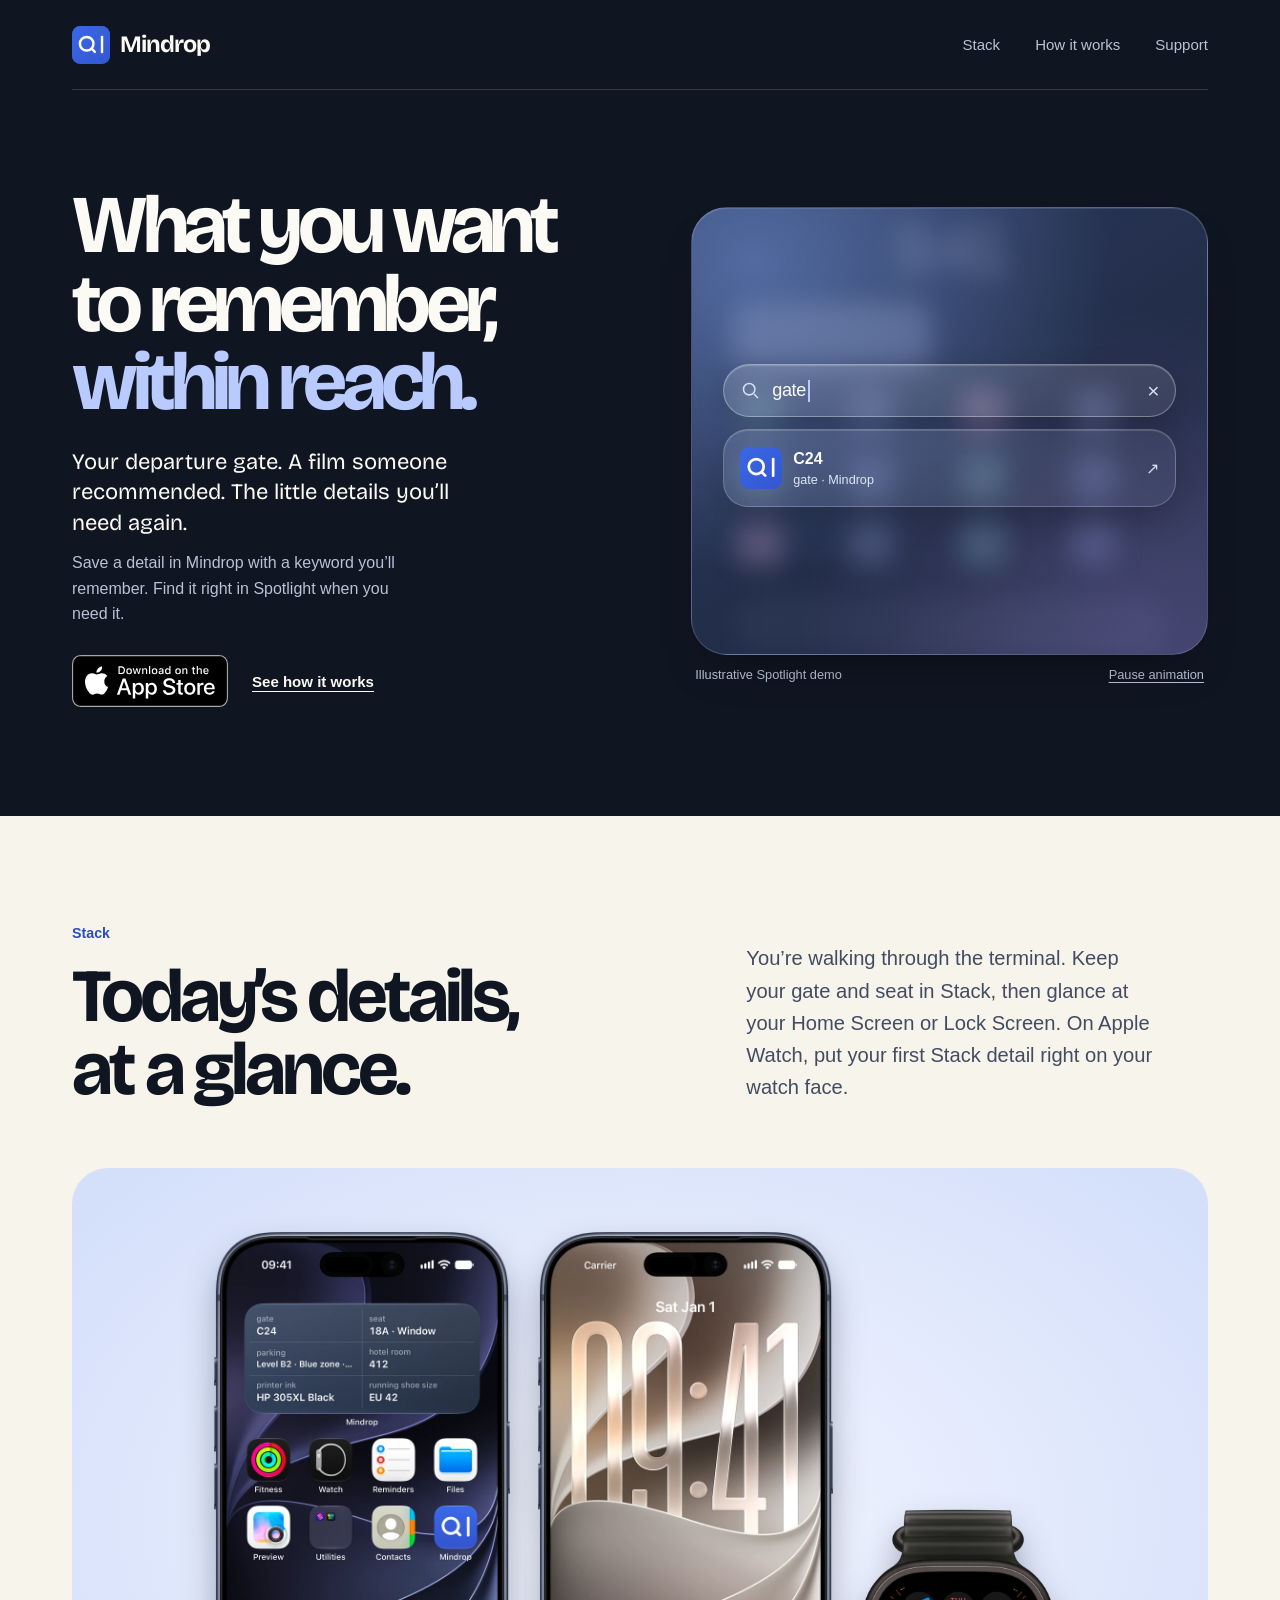
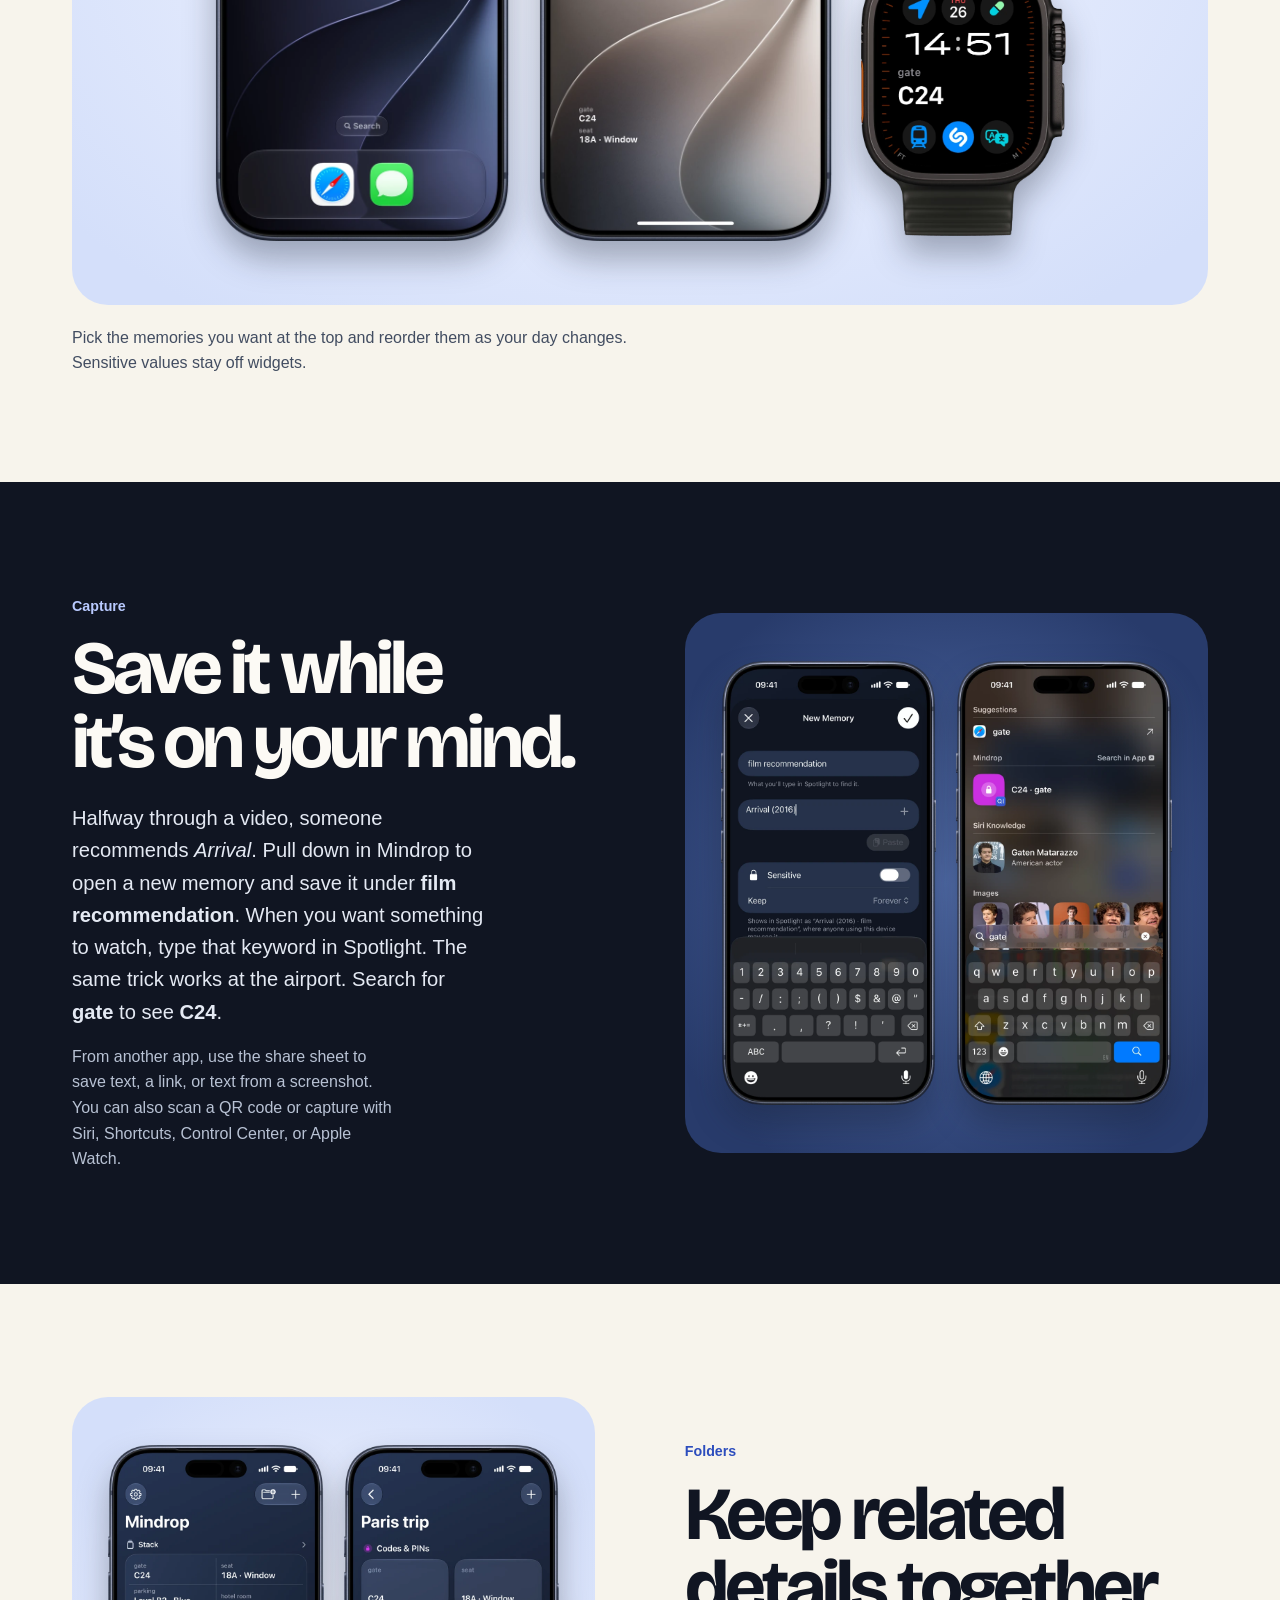
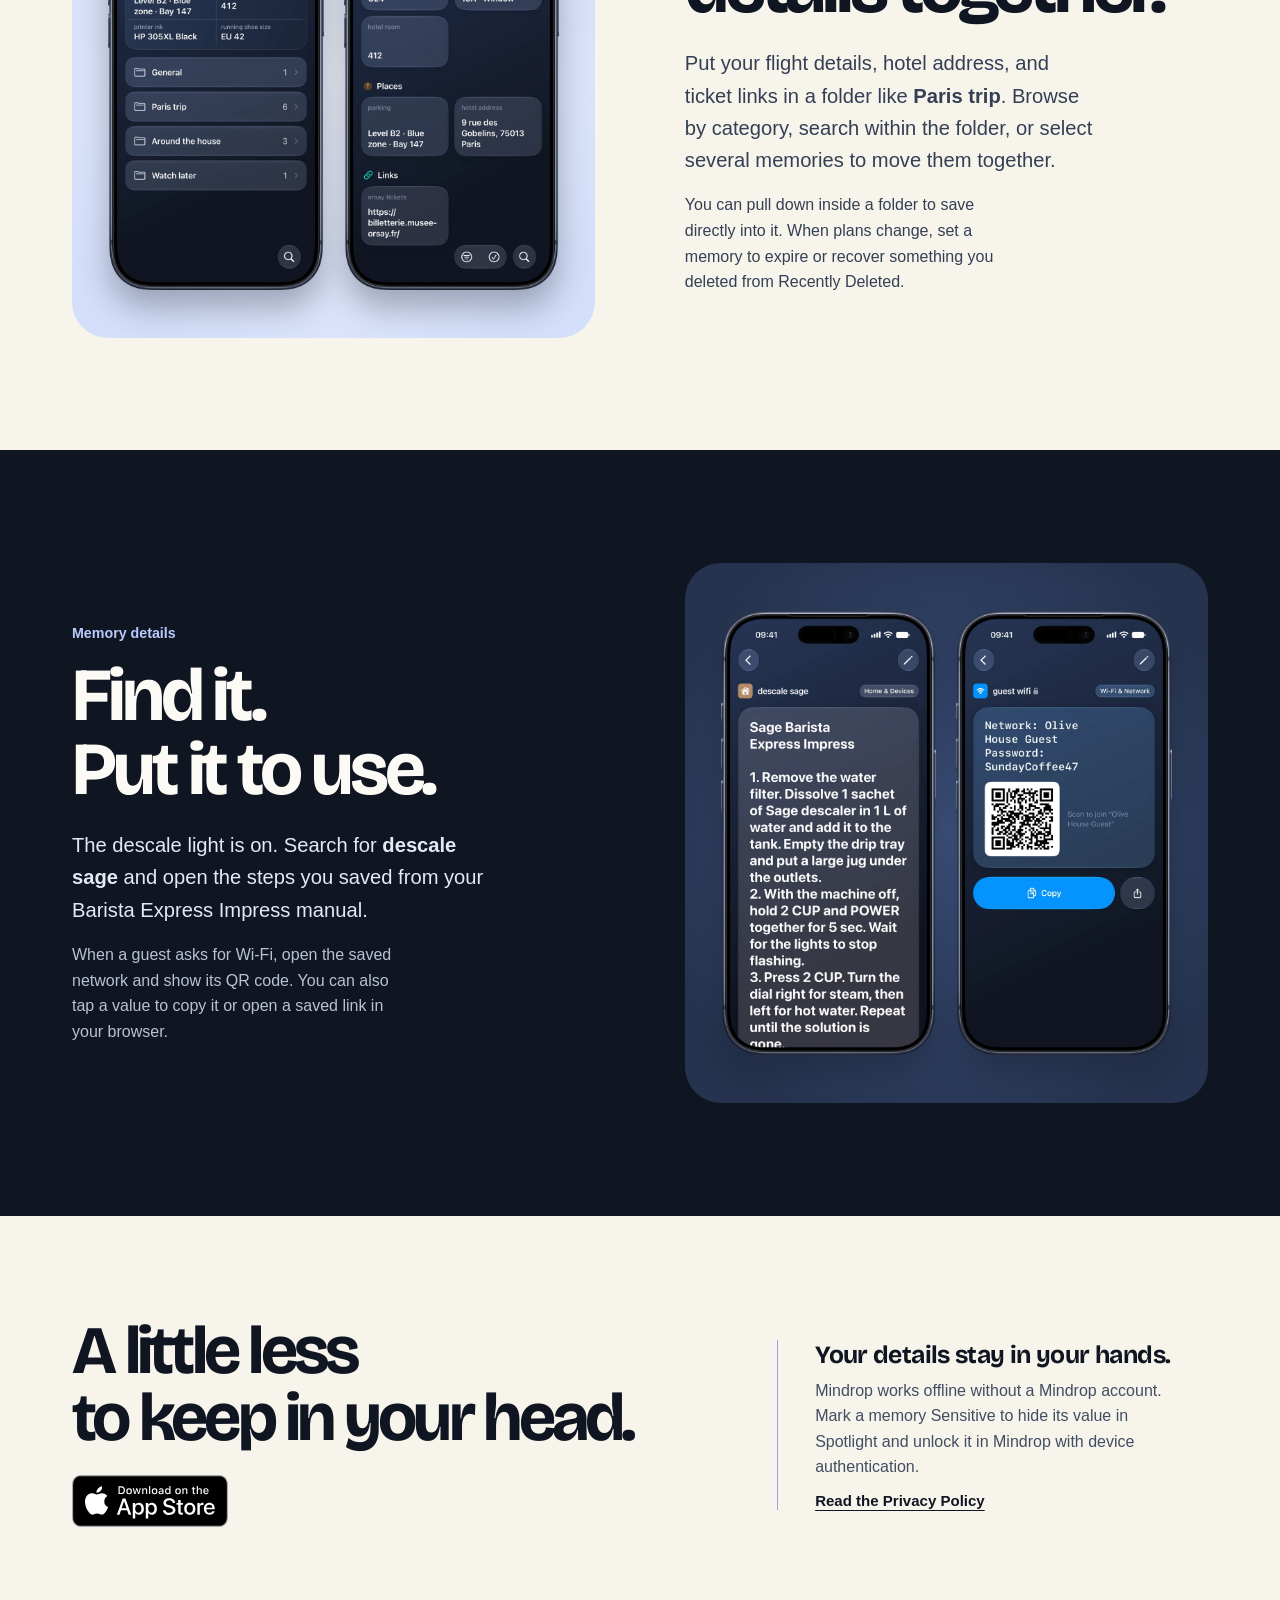
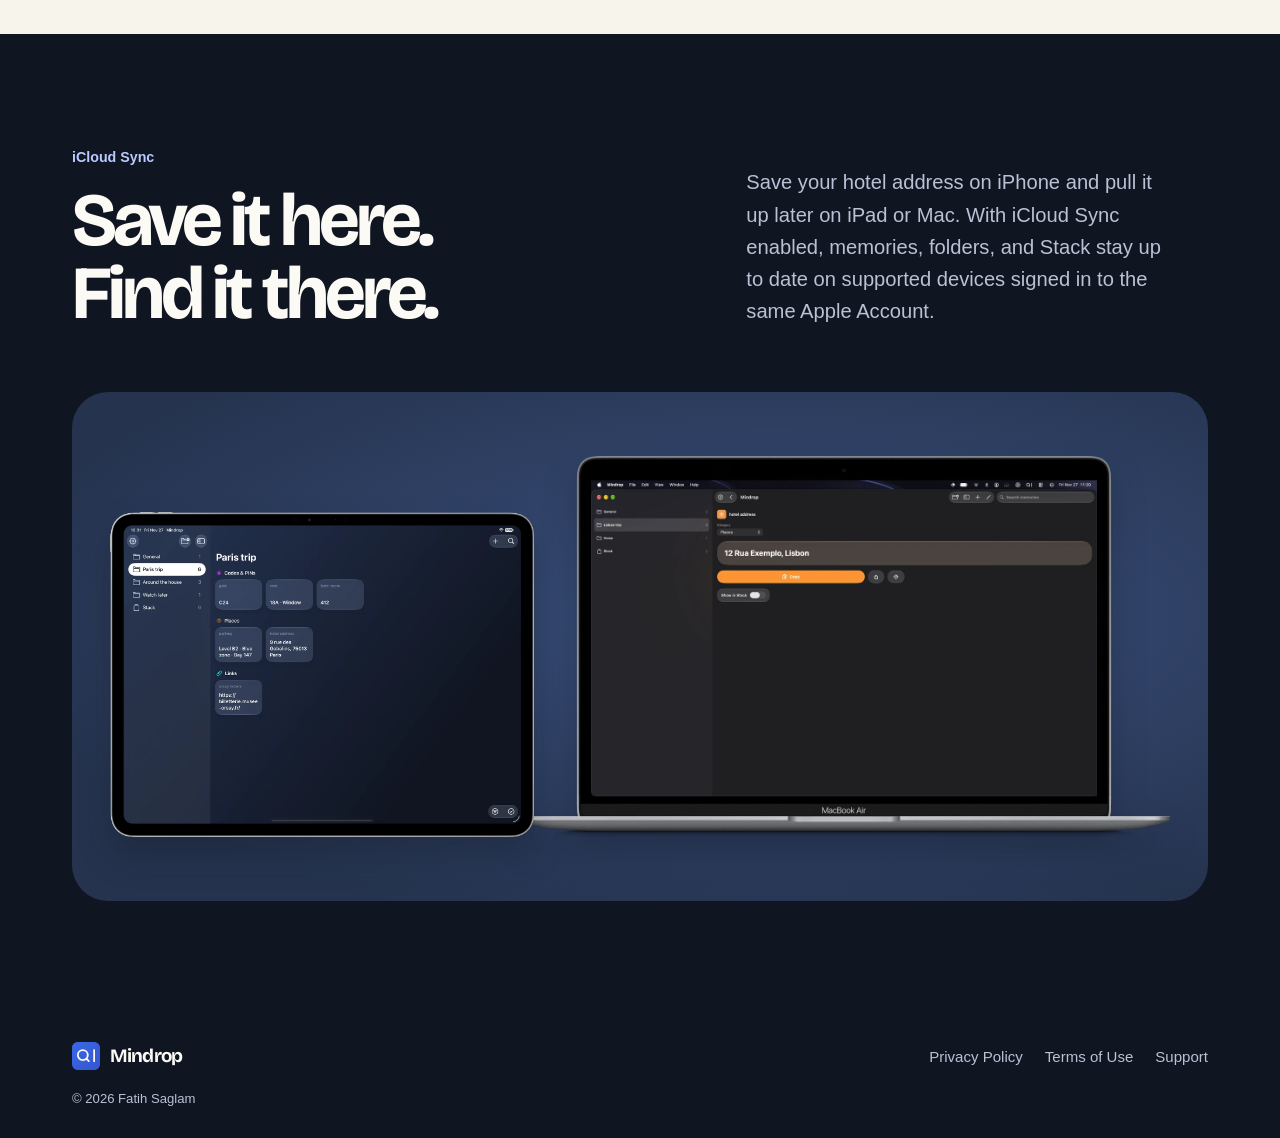
<file: docs/index.html>
<!doctype html>
<html lang="en">
<head>
  <meta charset="utf-8">
  <meta name="viewport" content="width=device-width, initial-scale=1">
  <meta name="theme-color" content="#101522">
  <title>Mindrop — What you want to remember, within reach.</title>
  <meta name="description" content="Save the details you’ll need again. Find them in Spotlight, organize them in folders, and keep the ones you need today in Stack.">
  <meta property="og:title" content="Mindrop — What you want to remember, within reach.">
  <meta property="og:description" content="The little details you’ll need again, a Spotlight search or a glance away.">
  <meta property="og:type" content="website">
  <link rel="icon" type="image/svg+xml" href="assets/brand-icon.svg">
  <link rel="stylesheet" href="assets/site.css?v=10">
  <script src="assets/demo.js?v=2" defer></script>
</head>
<body class="home-page">
<a class="skip" href="#main">Skip to content</a>
<header class="site-header shell">
  <a class="brand" href="./"><img src="assets/brand-icon.svg" width="38" height="38" alt="">Mindrop</a>
  <nav aria-label="Main navigation">
    <a href="#stack">Stack</a>
    <a href="#how-it-works">How it works</a>
    <a href="support.html">Support</a>
  </nav>
</header>

<main id="main">
  <section class="hero shell" aria-labelledby="hero-title">
    <div class="hero-copy">
      <h1 id="hero-title">What you want to remember,<br><span>within reach.</span></h1>
      <p class="intro">Your departure gate. A film someone recommended. The little details you’ll need again.</p>
      <p class="hero-detail">Save a detail in Mindrop with a keyword you’ll remember. Find it right in Spotlight when you need it.</p>
      <div class="hero-actions">
        <a class="app-store-badge" href="https://apps.apple.com/tr/app/mindrop-spotlight-lookup/id6830335852"><img src="assets/app-store-badge.svg" width="156" height="52" alt="Download Mindrop on the App Store"></a>
        <a class="text-link" href="#how-it-works">See how it works</a>
      </div>
    </div>
    <div class="demo-wrap">
      <div class="demo-stage" role="img" aria-label="Illustrative Spotlight search: searching gate shows C24, saved in Mindrop.">
        <div class="blurred-home" aria-hidden="true"><div class="blur-clock">9:41</div><div class="ghost-widget"></div><div class="ghost-apps"><i></i><i></i><i></i><i></i><i></i><i></i><i></i><i></i><i></i><i></i><i></i><i></i></div><div class="ghost-dock"></div></div>
        <div class="spotlight" aria-hidden="true">
          <div class="search-bar"><svg viewBox="0 0 24 24" fill="none" stroke="currentColor" stroke-width="1.8"><circle cx="10.5" cy="10.5" r="6.5"/><path d="m16 16 4.5 4.5"/></svg><span id="demo-keyword">gate</span><span class="cursor"></span><span class="search-dismiss">×</span></div>
          <div class="search-result" id="demo-result"><img class="result-icon" src="assets/brand-icon.svg" width="42" height="42" alt=""><div><p id="demo-value">C24</p><p class="result-meta"><span id="demo-label">gate</span> · Mindrop</p></div><span class="result-arrow">↗</span></div>
        </div>
      </div>
      <div class="demo-caption"><p>Illustrative Spotlight demo</p><button id="demo-pause" type="button" hidden>Pause animation</button></div>
    </div>
  </section>

  <section class="stack paper" id="stack" aria-labelledby="stack-title">
    <div class="shell">
      <div class="section-heading">
        <div>
          <p class="eyebrow">Stack</p>
          <h2 id="stack-title">Today’s details,<br>at a glance.</h2>
        </div>
        <p>You’re walking through the terminal. Keep your gate and seat in Stack, then glance at your Home Screen or Lock Screen. On Apple Watch, put your first Stack detail right on your watch face.</p>
      </div>
      <div class="device-stage stack-stage">
        <figure class="stack-home">
          <img src="assets/devices/iphone-home-screen-stack-widget.webp" width="620" height="1278" alt="iPhone Home Screen Stack widget showing gate C24, seat 18A, and four other saved details." loading="lazy" decoding="async">
        </figure>
        <figure class="stack-lock">
          <img src="assets/devices/iphone-lock-screen-stack-widget.webp" width="620" height="1278" alt="iPhone Lock Screen Stack widget showing gate C24 and seat 18A." loading="lazy" decoding="async">
        </figure>
        <figure class="stack-watch">
          <img src="assets/devices/watch-face-stack-complication.webp" width="562" height="925" alt="Apple Watch face with the Mindrop complication showing gate C24." loading="lazy" decoding="async">
        </figure>
      </div>
      <p class="stack-note">Pick the memories you want at the top and reorder them as your day changes. Sensitive values stay off widgets.</p>
    </div>
  </section>

  <section class="capture shell" id="how-it-works" aria-labelledby="capture-title">
    <div class="chapter-copy">
      <p class="eyebrow">Capture</p>
      <h2 id="capture-title">Save it while<br>it’s on your mind.</h2>
      <p>Halfway through a video, someone recommends <em>Arrival</em>. Pull down in Mindrop to open a new memory and save it under <strong>film recommendation</strong>. When you want something to watch, type that keyword in Spotlight. The same trick works at the airport. Search for <strong>gate</strong> to see <strong>C24</strong>.</p>
      <p class="secondary">From another app, use the share sheet to save text, a link, or text from a screenshot. You can also scan a QR code or capture with Siri, Shortcuts, Control Center, or Apple Watch.</p>
    </div>
    <div class="device-stage device-pair capture-art">
      <figure>
        <img src="assets/devices/iphone-new-memory-arrival.webp" width="620" height="1278" alt="Mindrop’s New Memory form with film recommendation and Arrival (2016) entered." loading="lazy" decoding="async">
      </figure>
      <figure>
        <img src="assets/devices/iphone-spotlight-gate-result.webp" width="620" height="1278" alt="iPhone Spotlight results for gate, showing C24 in the Mindrop result." loading="lazy" decoding="async">
      </figure>
    </div>
  </section>

  <section class="library paper" id="library" aria-labelledby="library-title">
    <div class="shell chapter">
      <div class="device-stage device-pair library-art">
        <figure>
          <img src="assets/devices/iphone-library-stack-preview.webp" width="620" height="1278" alt="Mindrop’s library with a Stack preview and four folders, including Paris trip." loading="lazy" decoding="async">
        </figure>
        <figure>
          <img src="assets/devices/iphone-paris-trip-folder.webp" width="620" height="1278" alt="Paris trip folder with flight details, the hotel address, and a museum ticket link grouped by category." loading="lazy" decoding="async">
        </figure>
      </div>
      <div class="chapter-copy">
        <p class="eyebrow">Folders</p>
        <h2 id="library-title">Keep related<br>details together.</h2>
        <p>Put your flight details, hotel address, and ticket links in a folder like <strong>Paris trip</strong>. Browse by category, search within the folder, or select several memories to move them together.</p>
        <p class="secondary">You can pull down inside a folder to save directly into it. When plans change, set a memory to expire or recover something you deleted from Recently Deleted.</p>
      </div>
    </div>
  </section>

  <section class="use shell chapter" aria-labelledby="use-title">
    <div class="chapter-copy">
      <p class="eyebrow">Memory details</p>
      <h2 id="use-title">Find it.<br>Put it to use.</h2>
      <p>The descale light is on. Search for <strong>descale sage</strong> and open the steps you saved from your Barista Express Impress manual.</p>
      <p class="secondary">When a guest asks for Wi-Fi, open the saved network and show its QR code. You can also tap a value to copy it or open a saved link in your browser.</p>
    </div>
    <div class="device-stage device-pair detail-art">
      <figure>
        <img src="assets/devices/iphone-descale-sage-detail.webp" width="620" height="1278" alt="Saved descaling instructions for the Sage Barista Express Impress." loading="lazy" decoding="async">
      </figure>
      <figure>
        <img src="assets/devices/iphone-guest-wifi-qr.webp" width="620" height="1278" alt="Unlocked guest Wi-Fi memory with a QR code for joining the example network." loading="lazy" decoding="async">
      </figure>
    </div>
  </section>

  <section class="closing paper" aria-labelledby="closing-title">
    <div class="shell closing-inner">
      <div>
        <h2 id="closing-title">A little less<br>to keep in your head.</h2>
        <a class="app-store-badge" href="https://apps.apple.com/tr/app/mindrop-spotlight-lookup/id6830335852"><img src="assets/app-store-badge.svg" width="156" height="52" alt="Download Mindrop on the App Store"></a>
      </div>
      <div class="privacy-copy">
        <h3>Your details stay in your hands.</h3>
        <p>Mindrop works offline without a Mindrop account. Mark a memory Sensitive to hide its value in Spotlight and unlock it in Mindrop with device authentication.</p>
        <a class="text-link" href="privacy.html">Read the Privacy Policy</a>
      </div>
    </div>
  </section>
  <section class="sync shell" id="icloud" aria-labelledby="sync-title">
    <div class="section-heading">
      <div>
        <p class="eyebrow">iCloud Sync</p>
        <h2 id="sync-title">Save it here.<br>Find it there.</h2>
      </div>
      <p>Save your hotel address on iPhone and pull it up later on iPad or Mac. With iCloud Sync enabled, memories, folders, and Stack stay up to date on supported devices signed in to the same Apple Account.</p>
    </div>
    <div class="device-stage sync-stage">
      <figure class="sync-ipad">
        <a href="assets/devices/ipad-paris-trip-folder-02.webp" aria-label="View the full-size iPad screenshot">
          <img src="assets/devices/ipad-paris-trip-folder-02.webp" width="1450" height="1111" alt="Mindrop on iPad with Paris trip open and the hotel address at 9 rue des Gobelins." decoding="async">
        </a>
      </figure>
      <figure class="sync-mac">
        <a href="assets/devices/mac-paris-trip-address.webp" aria-label="View the full-size Mac screenshot">
          <img src="assets/devices/mac-paris-trip-address.webp" width="1500" height="877" alt="Mindrop on Mac with Paris trip selected and the saved Paris hotel address open." decoding="async">
        </a>
      </figure>
    </div>
  </section>
</main>

<footer class="site-footer shell">
  <a class="brand" href="./"><img src="assets/brand-icon.svg" width="28" height="28" alt="">Mindrop</a>
  <div class="footer-links"><a href="privacy.html">Privacy Policy</a><a href="terms.html">Terms of Use</a><a href="support.html">Support</a></div>
  <p class="copyright">© 2026 Fatih Saglam</p>
</footer>
</body>
</html>
</file>
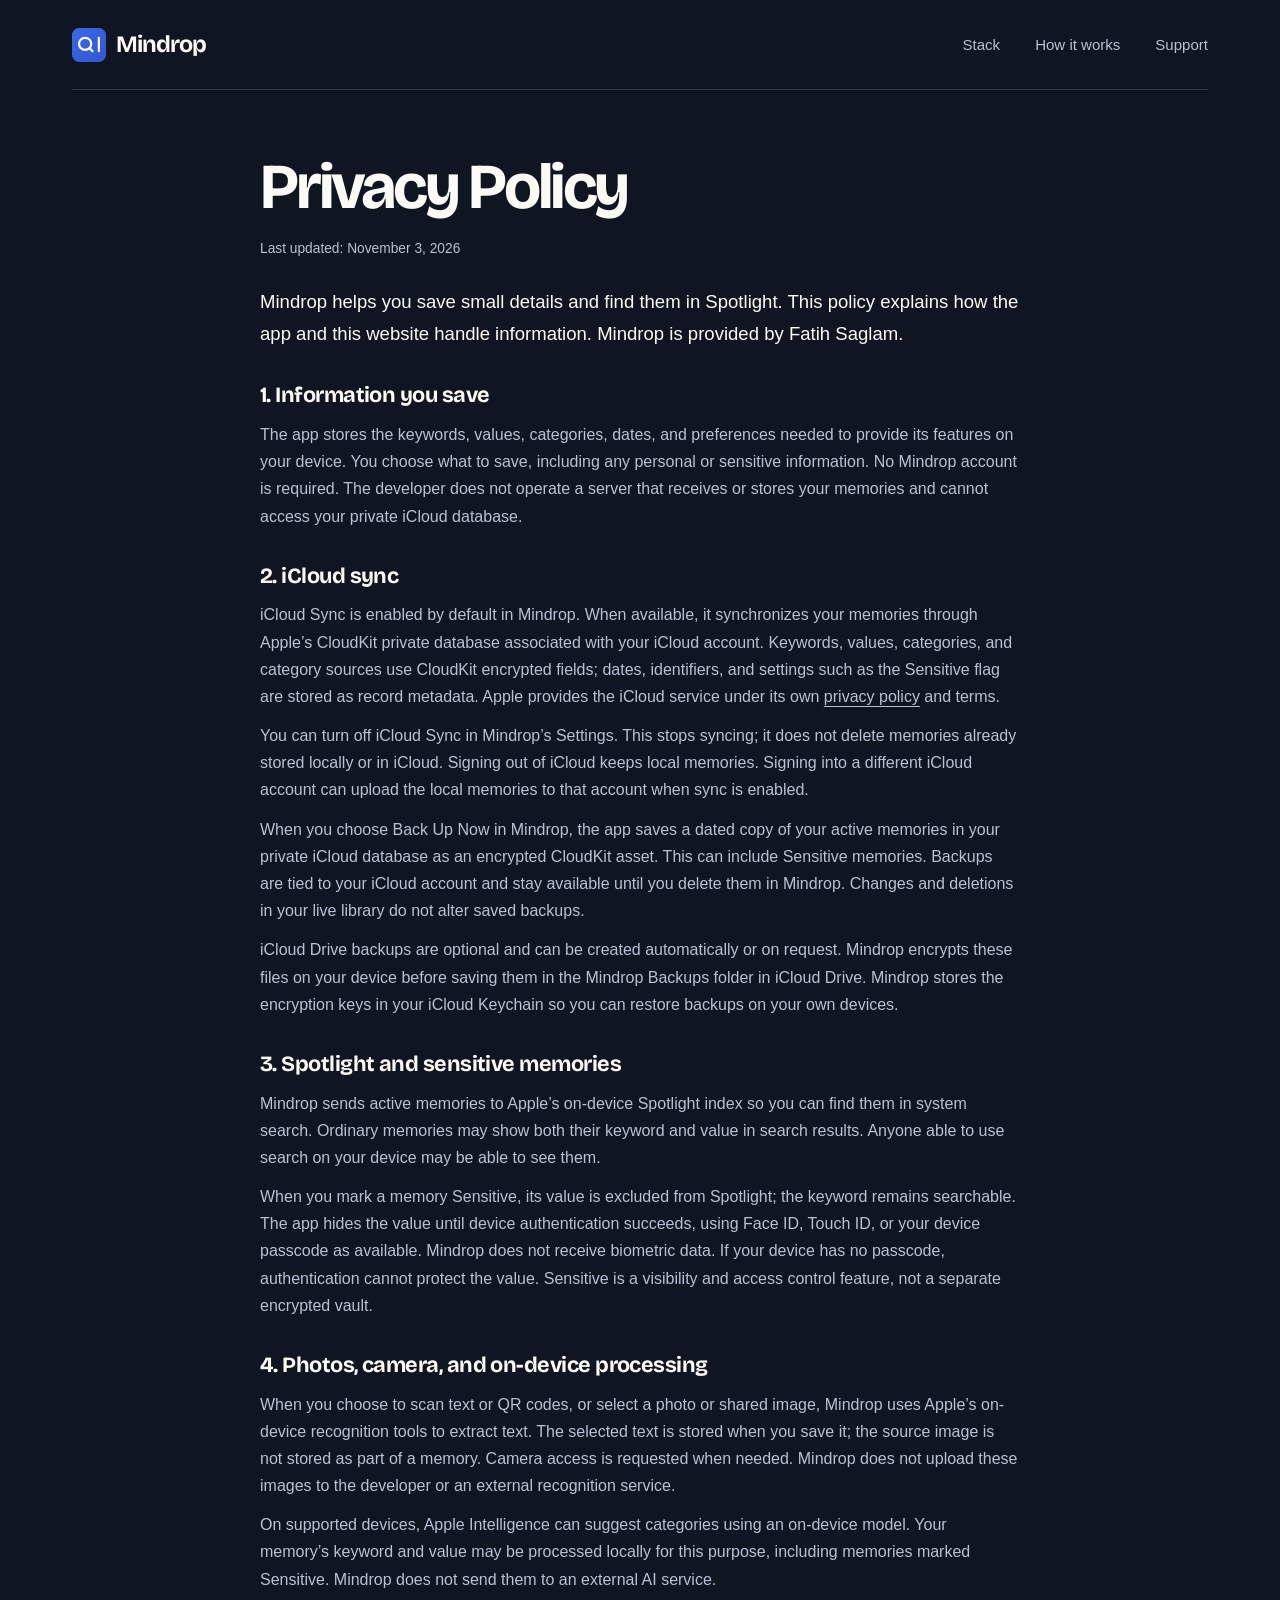
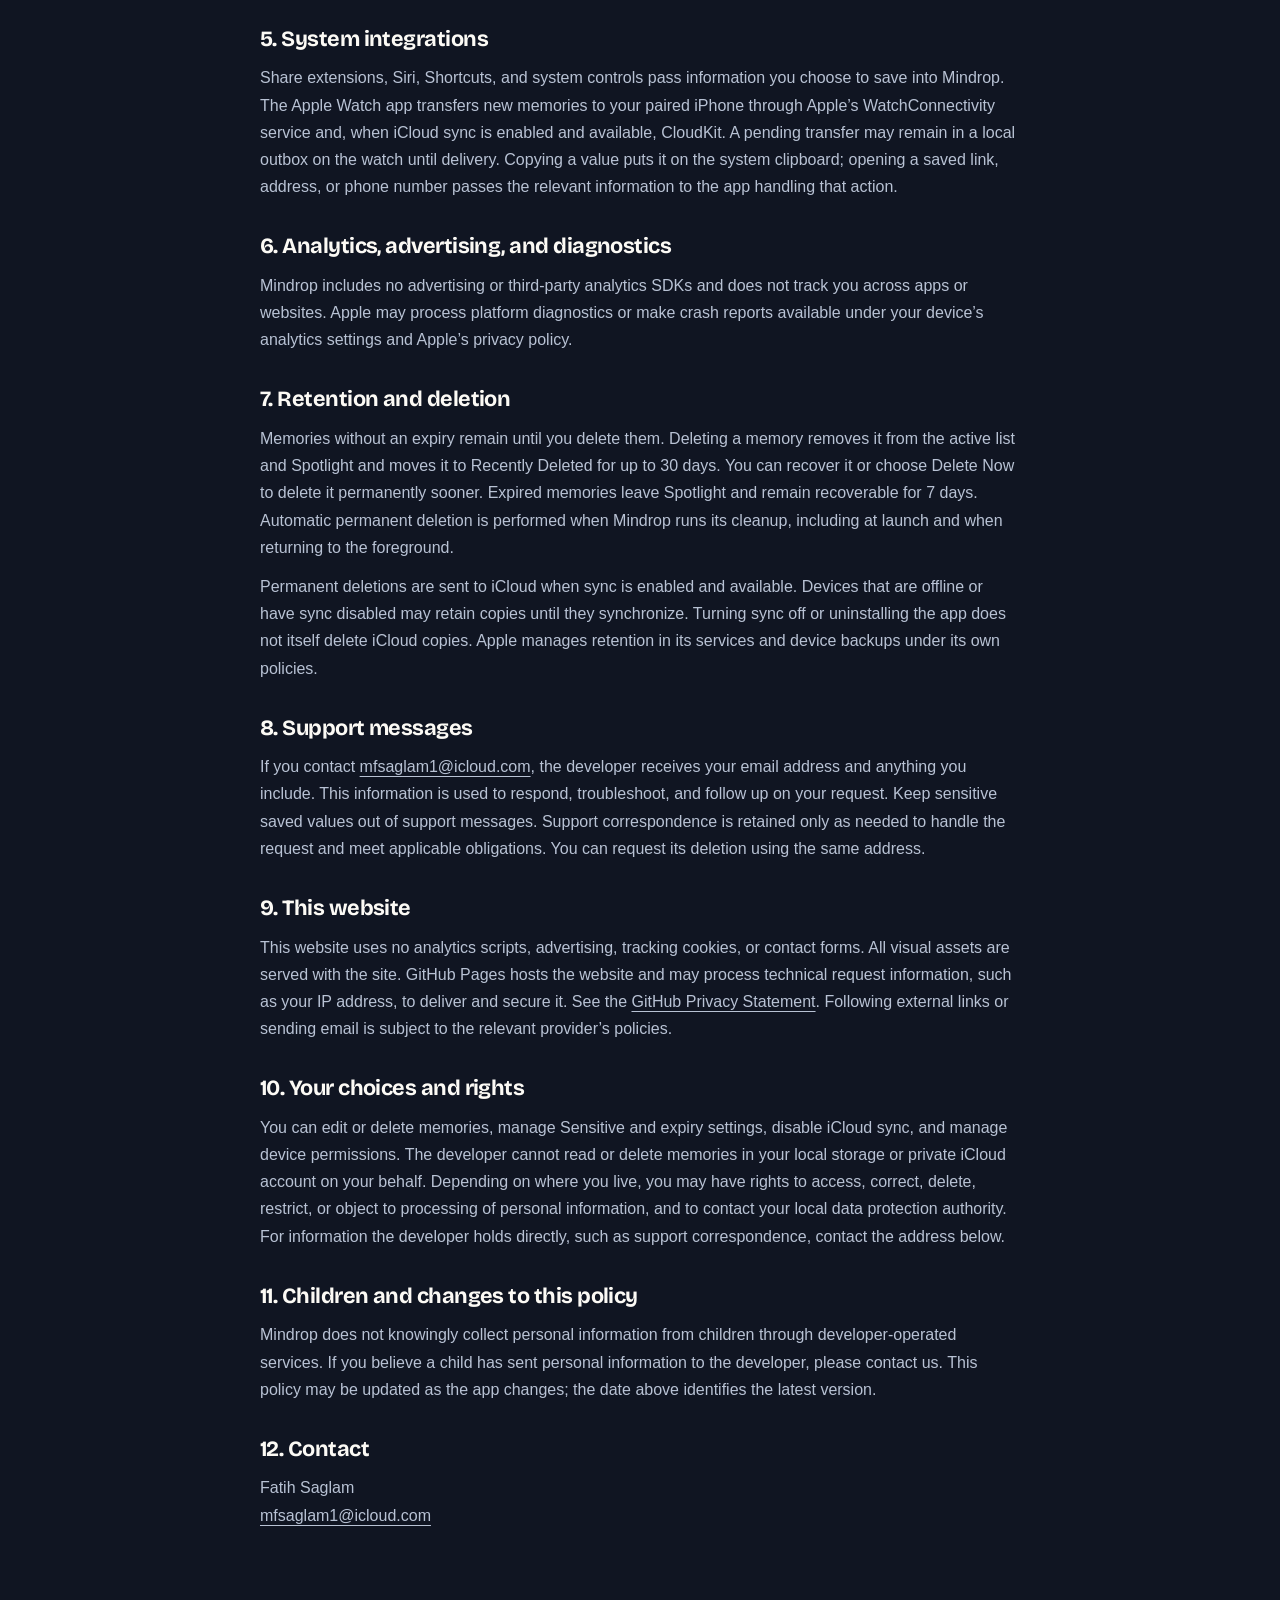
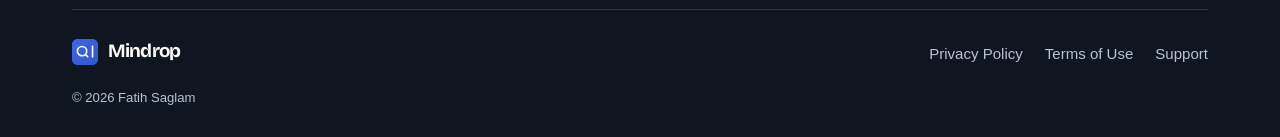
<file: docs/privacy.html>
<!doctype html>
<html lang="en">
<head>
  <meta charset="utf-8">
  <meta name="viewport" content="width=device-width, initial-scale=1">
  <meta name="theme-color" content="#101522">
  <title>Privacy Policy — Mindrop</title>
  <meta name="description" content="How Mindrop stores your memories, uses iCloud and Spotlight, and handles your privacy.">
  <meta property="og:title" content="Privacy Policy — Mindrop">
  <meta property="og:description" content="How Mindrop stores your memories, uses iCloud and Spotlight, and handles your privacy.">
  <meta property="og:type" content="website">
  <link rel="icon" type="image/svg+xml" href="assets/brand-icon.svg">
  <link rel="stylesheet" href="assets/site.css?v=7">
  
</head>
<body>
<a class="skip" href="#main">Skip to content</a>
<header class="site-header shell"><a class="brand" href="./"><img src="assets/brand-icon.svg" width="34" height="34" alt="">Mindrop</a><nav aria-label="Main navigation"><a href="./#stack">Stack</a><a href="./#how-it-works">How it works</a><a href="support.html">Support</a></nav></header>
<main id="main" class="legal shell">
<h1>Privacy Policy</h1><p class="updated">Last updated: November 3, 2026</p><p class="legal-lead">Mindrop helps you save small details and find them in Spotlight. This policy explains how the app and this website handle information. Mindrop is provided by Fatih Saglam.</p>
<h2>1. Information you save</h2><p>The app stores the keywords, values, categories, dates, and preferences needed to provide its features on your device. You choose what to save, including any personal or sensitive information. No Mindrop account is required. The developer does not operate a server that receives or stores your memories and cannot access your private iCloud database.</p>
<h2>2. iCloud sync</h2><p>iCloud Sync is enabled by default in Mindrop. When available, it synchronizes your memories through Apple’s CloudKit private database associated with your iCloud account. Keywords, values, categories, and category sources use CloudKit encrypted fields; dates, identifiers, and settings such as the Sensitive flag are stored as record metadata. Apple provides the iCloud service under its own <a href="https://www.apple.com/legal/privacy/">privacy policy</a> and terms.</p><p>You can turn off iCloud Sync in Mindrop’s Settings. This stops syncing; it does not delete memories already stored locally or in iCloud. Signing out of iCloud keeps local memories. Signing into a different iCloud account can upload the local memories to that account when sync is enabled.</p>
<p>When you choose Back Up Now in Mindrop, the app saves a dated copy of your active memories in your private iCloud database as an encrypted CloudKit asset. This can include Sensitive memories. Backups are tied to your iCloud account and stay available until you delete them in Mindrop. Changes and deletions in your live library do not alter saved backups.</p>
<p>iCloud Drive backups are optional and can be created automatically or on request. Mindrop encrypts these files on your device before saving them in the Mindrop Backups folder in iCloud Drive. Mindrop stores the encryption keys in your iCloud Keychain so you can restore backups on your own devices.</p>
<h2>3. Spotlight and sensitive memories</h2><p>Mindrop sends active memories to Apple’s on-device Spotlight index so you can find them in system search. Ordinary memories may show both their keyword and value in search results. Anyone able to use search on your device may be able to see them.</p><p>When you mark a memory Sensitive, its value is excluded from Spotlight; the keyword remains searchable. The app hides the value until device authentication succeeds, using Face ID, Touch ID, or your device passcode as available. Mindrop does not receive biometric data. If your device has no passcode, authentication cannot protect the value. Sensitive is a visibility and access control feature, not a separate encrypted vault.</p>
<h2>4. Photos, camera, and on-device processing</h2><p>When you choose to scan text or QR codes, or select a photo or shared image, Mindrop uses Apple’s on-device recognition tools to extract text. The selected text is stored when you save it; the source image is not stored as part of a memory. Camera access is requested when needed. Mindrop does not upload these images to the developer or an external recognition service.</p><p>On supported devices, Apple Intelligence can suggest categories using an on-device model. Your memory’s keyword and value may be processed locally for this purpose, including memories marked Sensitive. Mindrop does not send them to an external AI service.</p>
<h2>5. System integrations</h2><p>Share extensions, Siri, Shortcuts, and system controls pass information you choose to save into Mindrop. The Apple Watch app transfers new memories to your paired iPhone through Apple’s WatchConnectivity service and, when iCloud sync is enabled and available, CloudKit. A pending transfer may remain in a local outbox on the watch until delivery. Copying a value puts it on the system clipboard; opening a saved link, address, or phone number passes the relevant information to the app handling that action.</p>
<h2>6. Analytics, advertising, and diagnostics</h2><p>Mindrop includes no advertising or third-party analytics SDKs and does not track you across apps or websites. Apple may process platform diagnostics or make crash reports available under your device’s analytics settings and Apple’s privacy policy.</p>
<h2>7. Retention and deletion</h2><p>Memories without an expiry remain until you delete them. Deleting a memory removes it from the active list and Spotlight and moves it to Recently Deleted for up to 30 days. You can recover it or choose Delete Now to delete it permanently sooner. Expired memories leave Spotlight and remain recoverable for 7 days. Automatic permanent deletion is performed when Mindrop runs its cleanup, including at launch and when returning to the foreground.</p><p>Permanent deletions are sent to iCloud when sync is enabled and available. Devices that are offline or have sync disabled may retain copies until they synchronize. Turning sync off or uninstalling the app does not itself delete iCloud copies. Apple manages retention in its services and device backups under its own policies.</p>
<h2>8. Support messages</h2><p>If you contact <a href="mailto:mfsaglam1@icloud.com">mfsaglam1@icloud.com</a>, the developer receives your email address and anything you include. This information is used to respond, troubleshoot, and follow up on your request. Keep sensitive saved values out of support messages. Support correspondence is retained only as needed to handle the request and meet applicable obligations. You can request its deletion using the same address.</p>
<h2>9. This website</h2><p>This website uses no analytics scripts, advertising, tracking cookies, or contact forms. All visual assets are served with the site. GitHub Pages hosts the website and may process technical request information, such as your IP address, to deliver and secure it. See the <a href="https://docs.github.com/en/site-policy/privacy-policies/github-general-privacy-statement">GitHub Privacy Statement</a>. Following external links or sending email is subject to the relevant provider’s policies.</p>
<h2>10. Your choices and rights</h2><p>You can edit or delete memories, manage Sensitive and expiry settings, disable iCloud sync, and manage device permissions. The developer cannot read or delete memories in your local storage or private iCloud account on your behalf. Depending on where you live, you may have rights to access, correct, delete, restrict, or object to processing of personal information, and to contact your local data protection authority. For information the developer holds directly, such as support correspondence, contact the address below.</p>
<h2>11. Children and changes to this policy</h2><p>Mindrop does not knowingly collect personal information from children through developer-operated services. If you believe a child has sent personal information to the developer, please contact us. This policy may be updated as the app changes; the date above identifies the latest version.</p>
<h2>12. Contact</h2><p>Fatih Saglam<br><a href="mailto:mfsaglam1@icloud.com">mfsaglam1@icloud.com</a></p>
</main>
<footer class="site-footer shell"><div class="footer-brand"><a class="brand" href="./"><img src="assets/brand-icon.svg" width="26" height="26" alt="">Mindrop</a></div><div class="footer-links"><a href="privacy.html">Privacy Policy</a><a href="terms.html">Terms of Use</a><a href="support.html">Support</a></div><p class="copyright">© 2026 Fatih Saglam</p></footer>
</body>
</html>
</file>
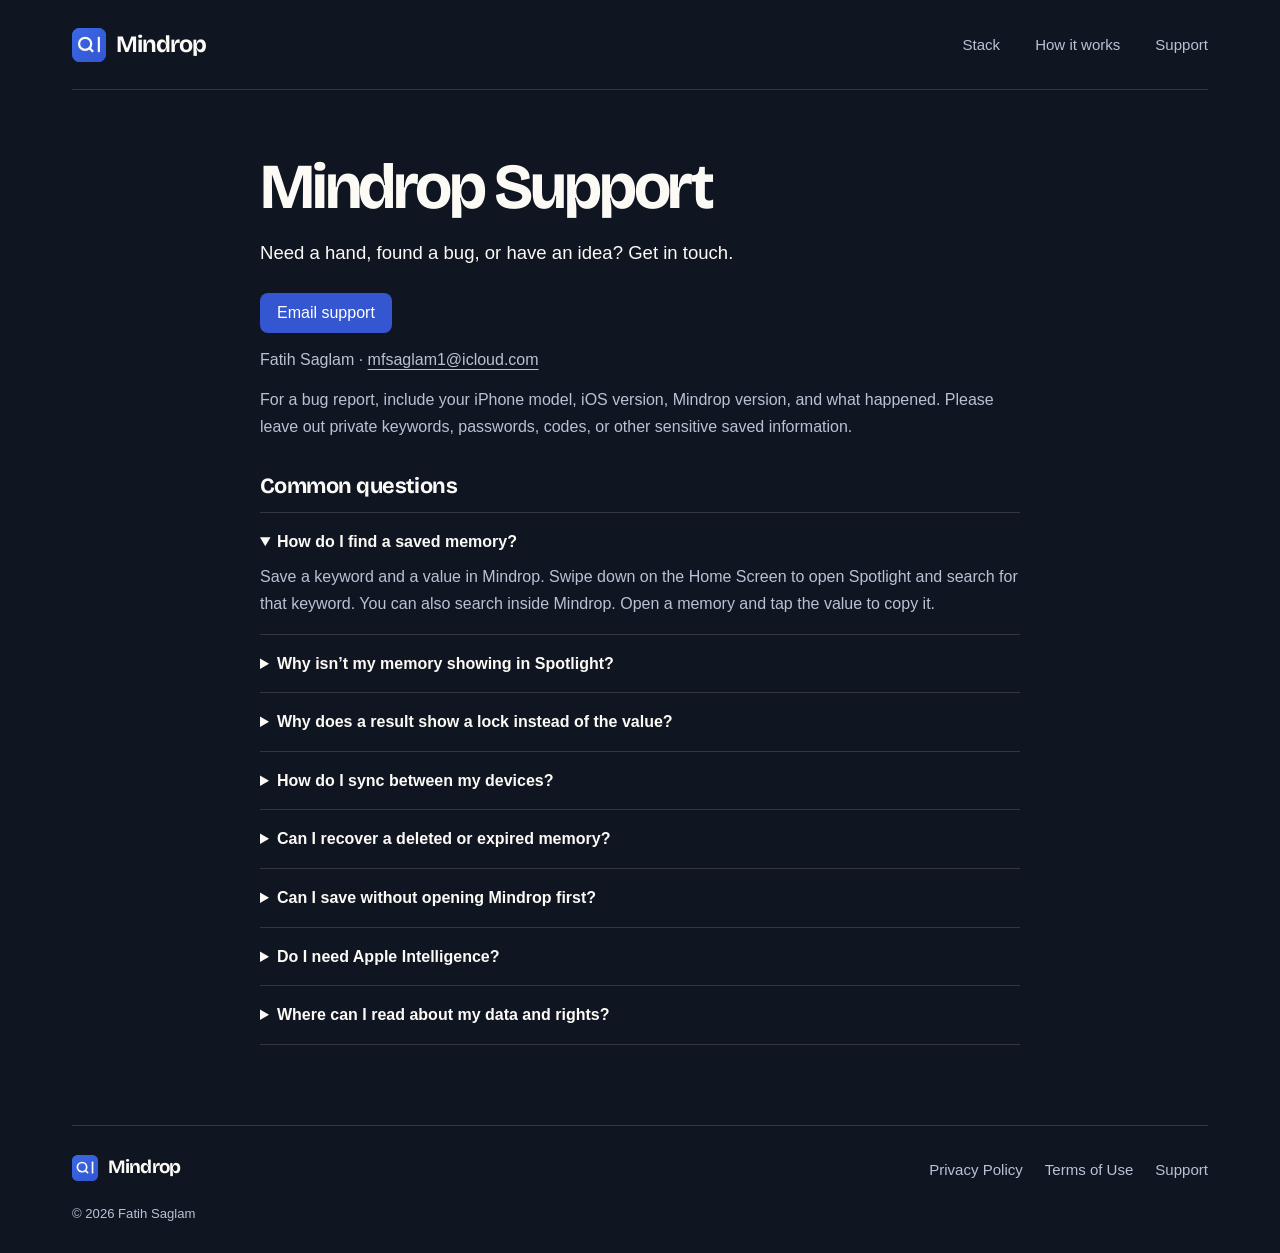
<file: docs/support.html>
<!doctype html>
<html lang="en">
<head>
  <meta charset="utf-8">
  <meta name="viewport" content="width=device-width, initial-scale=1">
  <meta name="theme-color" content="#101522">
  <title>Support — Mindrop</title>
  <meta name="description" content="Get help with saving memories, Spotlight search, iCloud sync, and sensitive values in Mindrop.">
  <meta property="og:title" content="Support — Mindrop">
  <meta property="og:description" content="Get help with saving memories, Spotlight search, iCloud sync, and sensitive values in Mindrop.">
  <meta property="og:type" content="website">
  <link rel="icon" type="image/svg+xml" href="assets/brand-icon.svg">
  <link rel="stylesheet" href="assets/site.css?v=7">
  
</head>
<body>
<a class="skip" href="#main">Skip to content</a>
<header class="site-header shell"><a class="brand" href="./"><img src="assets/brand-icon.svg" width="34" height="34" alt="">Mindrop</a><nav aria-label="Main navigation"><a href="./#stack">Stack</a><a href="./#how-it-works">How it works</a><a href="support.html">Support</a></nav></header>
<main id="main" class="legal shell">
<h1>Mindrop Support</h1><p class="legal-lead">Need a hand, found a bug, or have an idea? Get in touch.</p><a class="button" href="mailto:mfsaglam1@icloud.com?subject=Mindrop%20Support">Email support</a><p class="contact-line">Fatih Saglam · <a href="mailto:mfsaglam1@icloud.com">mfsaglam1@icloud.com</a></p><p>For a bug report, include your iPhone model, iOS version, Mindrop version, and what happened. Please leave out private keywords, passwords, codes, or other sensitive saved information.</p>
<h2>Common questions</h2>
<details open><summary>How do I find a saved memory?</summary><p>Save a keyword and a value in Mindrop. Swipe down on the Home Screen to open Spotlight and search for that keyword. You can also search inside Mindrop. Open a memory and tap the value to copy it.</p></details>
<details><summary>Why isn’t my memory showing in Spotlight?</summary><p>Open Mindrop to let it update the search index. Check that the memory has not expired or moved to Recently Deleted. In your iPhone’s Settings, check the Search settings for Mindrop and allow its content to appear. The exact setting names vary by iOS version. Spotlight may take some time to update.</p></details>
<details><summary>Why does a result show a lock instead of the value?</summary><p>The memory is marked Sensitive. Its keyword stays searchable, but its value stays out of Spotlight. Open the result in Mindrop and authenticate with Face ID, Touch ID, or your passcode to reveal it. Set a device passcode to use this protection.</p></details>
<details><summary>How do I sync between my devices?</summary><p>Use the same iCloud account on your devices and enable iCloud Sync in Mindrop’s Settings. Sync needs an available iCloud account and a network connection. Open the app on each device and allow time for changes to arrive. Turning sync off leaves existing copies in place.</p></details>
<details><summary>Can I recover a deleted or expired memory?</summary><p>Deleted memories can be recovered from Recently Deleted for up to 30 days, unless you used Delete Now. Expired memories stay recoverable in the Expired section for 7 days. After permanent deletion, Mindrop cannot recover them.</p></details>
<details><summary>Can I save without opening Mindrop first?</summary><p>Use Share in another app and choose Mindrop. If it is missing, tap More in the share sheet. You can also use Siri, Shortcuts, a Control Center or Lock Screen control, an Action Button shortcut on supported iPhones, or the Apple Watch app.</p></details>
<details><summary>Do I need Apple Intelligence?</summary><p>No. Saving and finding memories work without it. Automatic categorization uses an on-device Apple Intelligence model when available. You can choose a category yourself.</p></details>
<details><summary>Where can I read about my data and rights?</summary><p>See our <a href="privacy.html">Privacy Policy</a> and <a href="terms.html">Terms of Use</a>. For privacy questions, email <a href="mailto:mfsaglam1@icloud.com">mfsaglam1@icloud.com</a>.</p></details>
</main>
<footer class="site-footer shell"><div class="footer-brand"><a class="brand" href="./"><img src="assets/brand-icon.svg" width="26" height="26" alt="">Mindrop</a></div><div class="footer-links"><a href="privacy.html">Privacy Policy</a><a href="terms.html">Terms of Use</a><a href="support.html">Support</a></div><p class="copyright">© 2026 Fatih Saglam</p></footer>
</body>
</html>
</file>
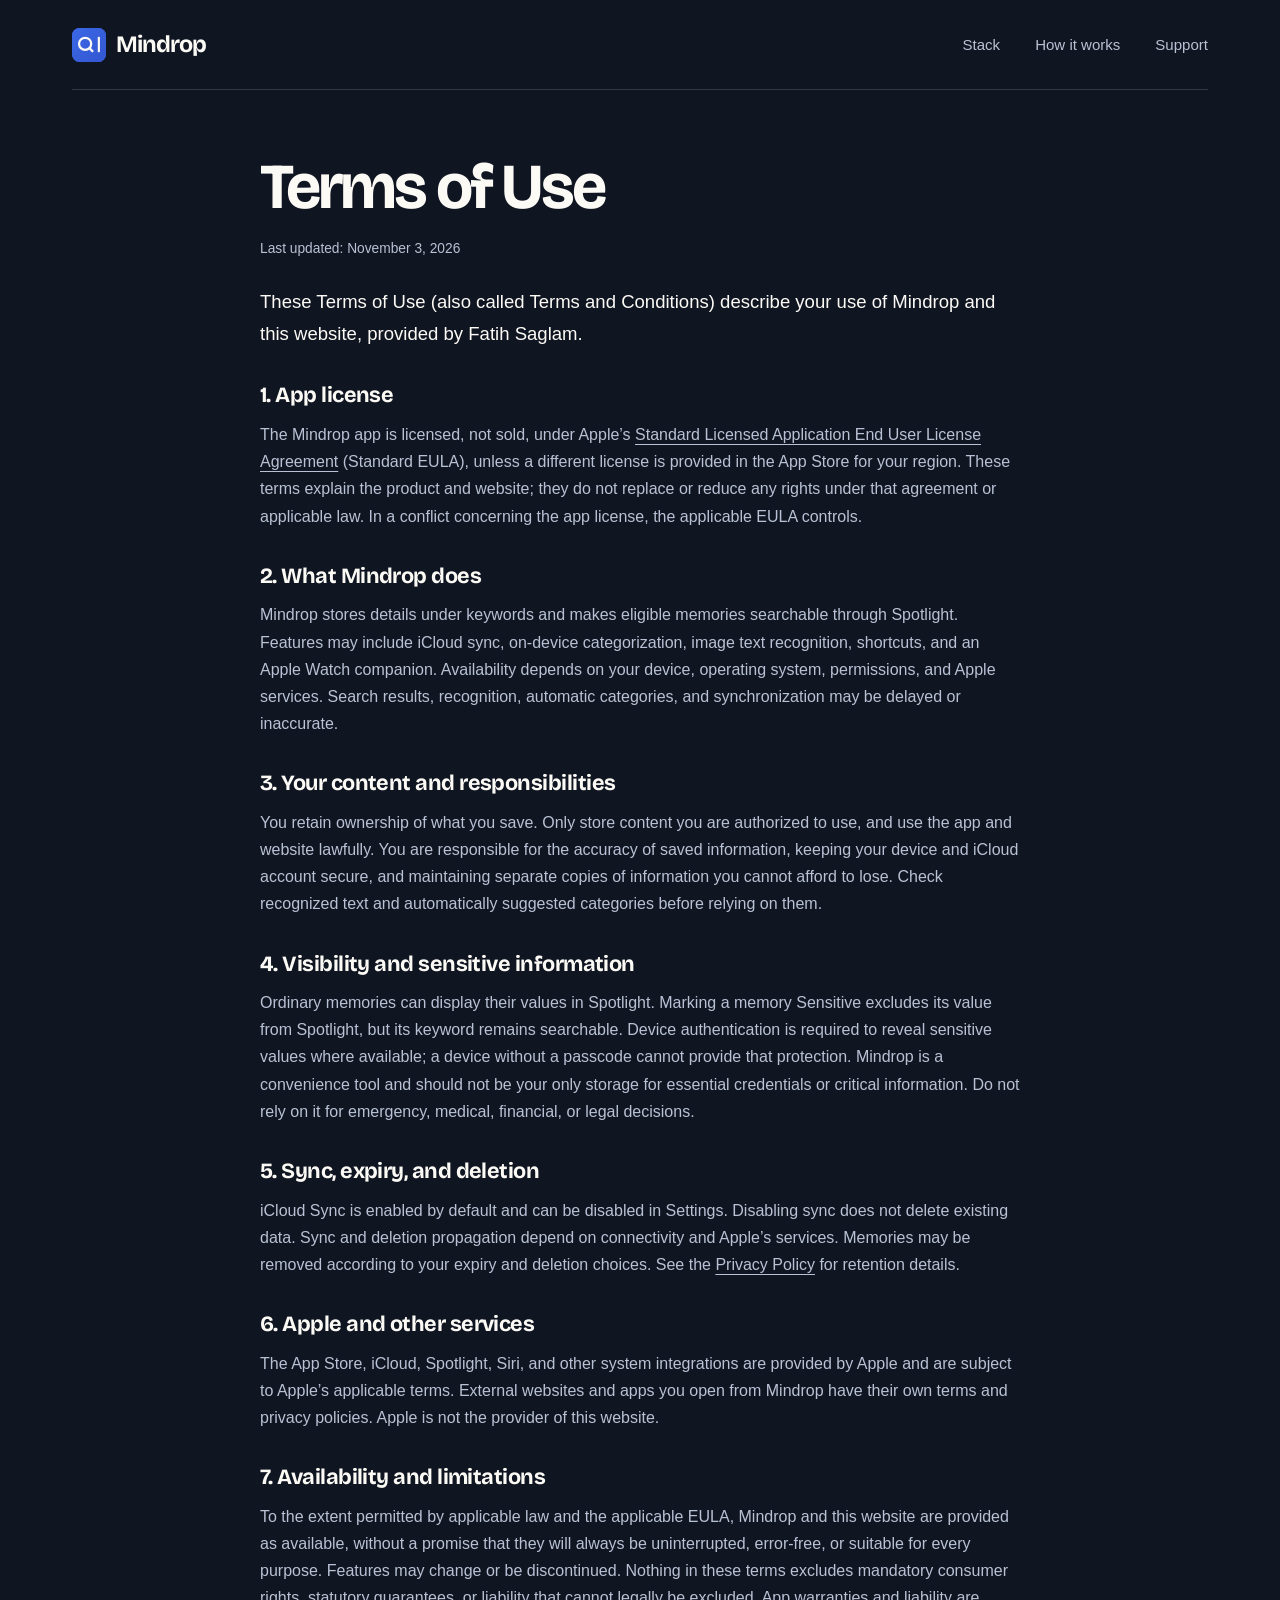
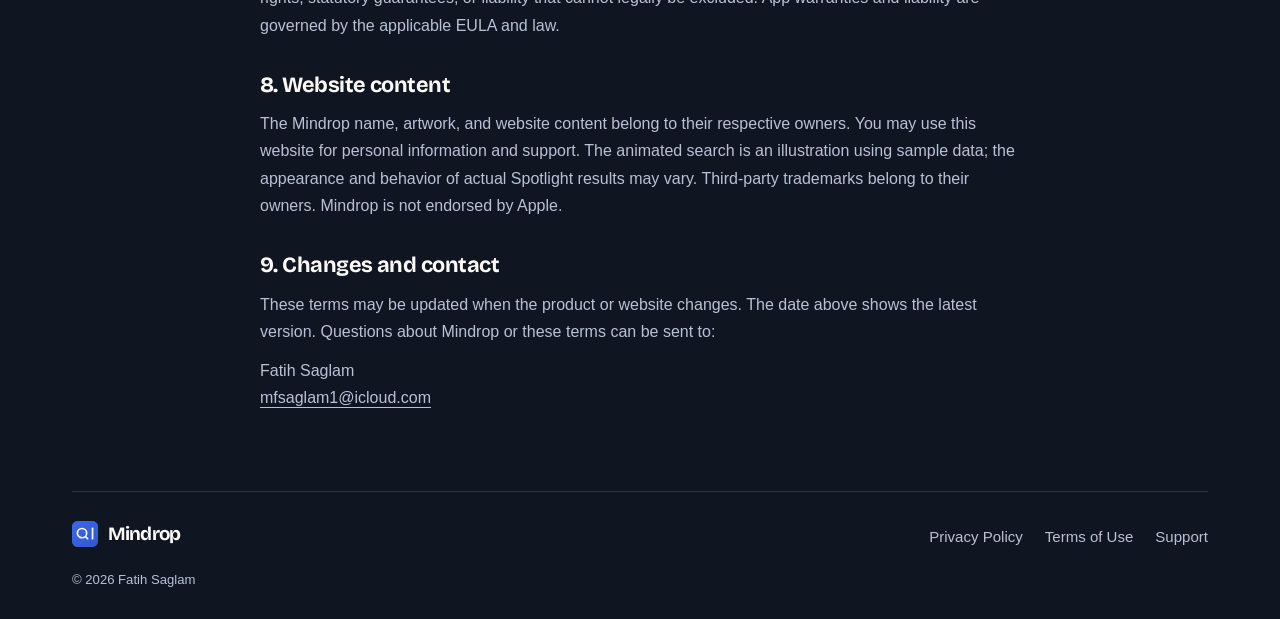
<file: docs/terms.html>
<!doctype html>
<html lang="en">
<head>
  <meta charset="utf-8">
  <meta name="viewport" content="width=device-width, initial-scale=1">
  <meta name="theme-color" content="#101522">
  <title>Terms of Use — Mindrop</title>
  <meta name="description" content="Terms and conditions for using Mindrop and its website.">
  <meta property="og:title" content="Terms of Use — Mindrop">
  <meta property="og:description" content="Terms and conditions for using Mindrop and its website.">
  <meta property="og:type" content="website">
  <link rel="icon" type="image/svg+xml" href="assets/brand-icon.svg">
  <link rel="stylesheet" href="assets/site.css?v=7">
  
</head>
<body>
<a class="skip" href="#main">Skip to content</a>
<header class="site-header shell"><a class="brand" href="./"><img src="assets/brand-icon.svg" width="34" height="34" alt="">Mindrop</a><nav aria-label="Main navigation"><a href="./#stack">Stack</a><a href="./#how-it-works">How it works</a><a href="support.html">Support</a></nav></header>
<main id="main" class="legal shell">
<h1>Terms of Use</h1><p class="updated">Last updated: November 3, 2026</p><p class="legal-lead">These Terms of Use (also called Terms and Conditions) describe your use of Mindrop and this website, provided by Fatih Saglam.</p>
<h2>1. App license</h2><p>The Mindrop app is licensed, not sold, under Apple’s <a href="https://www.apple.com/legal/internet-services/itunes/dev/stdeula/">Standard Licensed Application End User License Agreement</a> (Standard EULA), unless a different license is provided in the App Store for your region. These terms explain the product and website; they do not replace or reduce any rights under that agreement or applicable law. In a conflict concerning the app license, the applicable EULA controls.</p>
<h2>2. What Mindrop does</h2><p>Mindrop stores details under keywords and makes eligible memories searchable through Spotlight. Features may include iCloud sync, on-device categorization, image text recognition, shortcuts, and an Apple Watch companion. Availability depends on your device, operating system, permissions, and Apple services. Search results, recognition, automatic categories, and synchronization may be delayed or inaccurate.</p>
<h2>3. Your content and responsibilities</h2><p>You retain ownership of what you save. Only store content you are authorized to use, and use the app and website lawfully. You are responsible for the accuracy of saved information, keeping your device and iCloud account secure, and maintaining separate copies of information you cannot afford to lose. Check recognized text and automatically suggested categories before relying on them.</p>
<h2>4. Visibility and sensitive information</h2><p>Ordinary memories can display their values in Spotlight. Marking a memory Sensitive excludes its value from Spotlight, but its keyword remains searchable. Device authentication is required to reveal sensitive values where available; a device without a passcode cannot provide that protection. Mindrop is a convenience tool and should not be your only storage for essential credentials or critical information. Do not rely on it for emergency, medical, financial, or legal decisions.</p>
<h2>5. Sync, expiry, and deletion</h2><p>iCloud Sync is enabled by default and can be disabled in Settings. Disabling sync does not delete existing data. Sync and deletion propagation depend on connectivity and Apple’s services. Memories may be removed according to your expiry and deletion choices. See the <a href="privacy.html">Privacy Policy</a> for retention details.</p>
<h2>6. Apple and other services</h2><p>The App Store, iCloud, Spotlight, Siri, and other system integrations are provided by Apple and are subject to Apple’s applicable terms. External websites and apps you open from Mindrop have their own terms and privacy policies. Apple is not the provider of this website.</p>
<h2>7. Availability and limitations</h2><p>To the extent permitted by applicable law and the applicable EULA, Mindrop and this website are provided as available, without a promise that they will always be uninterrupted, error-free, or suitable for every purpose. Features may change or be discontinued. Nothing in these terms excludes mandatory consumer rights, statutory guarantees, or liability that cannot legally be excluded. App warranties and liability are governed by the applicable EULA and law.</p>
<h2>8. Website content</h2><p>The Mindrop name, artwork, and website content belong to their respective owners. You may use this website for personal information and support. The animated search is an illustration using sample data; the appearance and behavior of actual Spotlight results may vary. Third-party trademarks belong to their owners. Mindrop is not endorsed by Apple.</p>
<h2>9. Changes and contact</h2><p>These terms may be updated when the product or website changes. The date above shows the latest version. Questions about Mindrop or these terms can be sent to:</p><p>Fatih Saglam<br><a href="mailto:mfsaglam1@icloud.com">mfsaglam1@icloud.com</a></p>
</main>
<footer class="site-footer shell"><div class="footer-brand"><a class="brand" href="./"><img src="assets/brand-icon.svg" width="26" height="26" alt="">Mindrop</a></div><div class="footer-links"><a href="privacy.html">Privacy Policy</a><a href="terms.html">Terms of Use</a><a href="support.html">Support</a></div><p class="copyright">© 2026 Fatih Saglam</p></footer>
</body>
</html>
</file>
<file: docs/assets/site.css>
@font-face {
  font-family: 'Bricolage Grotesque';
  src: url('bricolage-grotesque.ttf') format('truetype');
  font-style: normal;
  font-weight: 200 800;
  font-display: swap;
}

:root {
  color-scheme: dark;
  --navy: #101522;
  --navy-light: #263554;
  --cream: #f7f4ec;
  --ink: #fcfaf5;
  --muted: #b8c2d4;
  --cobalt: #3456d1;
  --pale-cobalt: #b9caff;
  --line: #ffffff24;
  --system: -apple-system, BlinkMacSystemFont, 'Segoe UI', sans-serif;
  --display: 'Bricolage Grotesque', var(--system);
  font-family: var(--system);
  color: var(--ink);
  background: var(--navy);
  font-synthesis: none;
}
* { box-sizing: border-box; }
html { scroll-behavior: smooth; scroll-padding-top: 24px; }
body { margin: 0; }
a { color: inherit; text-underline-offset: .28em; }
:focus-visible { outline: 2px solid var(--pale-cobalt); outline-offset: 5px; }
.paper :focus-visible { outline-color: var(--cobalt); }
button { font: inherit; }
img { display: block; max-width: 100%; }
h1, h2, h3, p, figure { margin: 0; }
h1, h2, h3 { font-family: var(--display); font-weight: 700; text-wrap: balance; }
h2 { font-size: clamp(2.7rem, 5.85vw, 5.6rem); line-height: .98; letter-spacing: -.055em; }
p { line-height: 1.6; }
.shell { width: min(71rem, calc(100% - 5rem)); margin-inline: auto; }
.skip {
  position: fixed; z-index: 3; top: 12px; left: 16px; transform: translateY(-160%);
  background: var(--cream); color: var(--navy); padding: 12px 18px; border-radius: 8px;
}
.skip:focus { transform: none; }

.site-header {
  display: flex; align-items: center; justify-content: space-between; gap: 16px;
  min-height: 90px; border-bottom: 1px solid var(--line);
}
.brand {
  display: inline-flex; align-items: center; gap: 10px; width: fit-content;
  font: 700 1.47rem/1 var(--display); letter-spacing: -.045em; text-decoration: none;
}
.brand img { flex: none; }
.site-header nav { display: flex; align-items: center; gap: clamp(12px, 3vw, 35px); }
.site-header nav a, .footer-links a {
  font-size: .94rem; font-weight: 500; text-decoration: none; color: var(--muted);
}
.site-header nav a:hover, .footer-links a:hover { color: var(--ink); text-decoration: underline; }

.hero {
  display: grid; grid-template-columns: 1.05fr 1fr; gap: clamp(34px, 6vw, 90px);
  align-items: center; padding-block: clamp(55px, 7.5vw, 108px) clamp(64px, 8.5vw, 116px);
}
.hero h1 {
  font-size: clamp(3.05rem, 6.4vw, 6.2rem); line-height: .96;
  letter-spacing: -.065em; margin-bottom: 25px; text-wrap: initial;
}
.hero h1 span { color: var(--pale-cobalt); }
.intro { font: 400 clamp(1.17rem, 1.9vw, 1.38rem)/1.38 var(--display); max-width: 28ch; }
.hero-detail { color: var(--muted); max-width: 38ch; margin-top: 12px; }
.hero-actions { display: flex; align-items: center; flex-wrap: wrap; gap: 16px 24px; margin-top: 28px; }
.app-store-badge { display: inline-block; }
.app-store-badge img { width: 156px; height: auto; }
.text-link { font-size: .94rem; font-weight: 600; text-decoration-thickness: 1px; }
.text-link:hover { color: var(--pale-cobalt); }
.paper .text-link:hover { color: var(--cobalt); }

.demo-wrap { min-width: 0; }
.demo-stage {
  position: relative; isolation: isolate; height: clamp(330px, 35vw, 450px); overflow: hidden; border-radius: 36px;
  background:
    radial-gradient(ellipse at 12% 12%, #526aa0 0, transparent 56%),
    radial-gradient(ellipse at 90% 100%, #454672 0, transparent 55%),
    linear-gradient(145deg, #2c3b60, #202a43 70%, #333a5a);
  border: 1px solid #ffffff2b;
  box-shadow: inset 0 1px 0 #ffffff1a, 0 25px 50px -30px #0009;
}
.blurred-home {
  position: absolute; inset: -10px 25px; filter: blur(13px); opacity: .36;
  user-select: none; z-index: -1;
}
.blur-clock { text-align: center; font-size: 68px; font-weight: 250; color: #cad3ee; padding-top: 12px; letter-spacing: -5px; }
.ghost-widget { width: 43%; height: 65px; margin: 15px 15px 20px; background: #93a2cc; border-radius: 18px; }
.ghost-apps { display: grid; grid-template-columns: repeat(4, 1fr); gap: 20px; padding: 0 20px; }
.ghost-apps i { width: 46px; height: 46px; background: #719cb2; border-radius: 13px; }
.ghost-apps i:nth-child(3n) { background: #b391b8; }
.ghost-apps i:nth-child(2n) { background: #7a85bd; }
.ghost-dock { height: 60px; margin: 30px 15px; background: #c8d5ff24; border-radius: 999px; }
.spotlight { position: absolute; top: 35%; left: 6%; right: 6%; }
.search-bar, .search-result {
  display: flex; align-items: center; gap: 11px;
}
.search-bar {
  min-height: 53px; padding: 11px 16px; border-radius: 999px; border: 1px solid #ffffff50;
  background: linear-gradient(170deg, #ffffff29, #ffffff12);
  box-shadow: inset 0 1px 1px #ffffff35, 0 10px 28px #0003;
  font-size: clamp(.94rem, 2vw, 1.13rem); letter-spacing: -.02em;
}
.search-bar svg { width: 21px; height: 21px; flex-shrink: 0; color: #d6def0; }
.cursor { height: 22px; width: 2px; flex-shrink: 0; background: #b9caff; margin-left: -9px; animation: blink 1s steps(2, start) infinite; }
.search-dismiss { margin-left: auto; font-size: 21px; color: #d6def0; font-weight: 300; }
.search-result {
  margin-top: 12px; min-height: 78px; padding: 12px 16px;
  border-radius: 25px; border: 1px solid #ffffff37;
  background: linear-gradient(145deg, #c7d5ff2b, #c7d5ff12);
  box-shadow: inset 0 1px 1px #ffffff29, 0 14px 30px #0003;
  transition: opacity .3s, transform .3s;
}
.search-result.is-hidden { opacity: 0; transform: translateY(7px); }
.result-icon { flex: none; }
.search-result p { font-size: 1rem; font-weight: 650; line-height: 1.25; overflow-wrap: anywhere; }
.search-result .result-meta { font-size: .79rem; color: #dee5f6; font-weight: 400; margin-top: 4px; }
.result-arrow { margin-left: auto; color: #d6def0; }
.demo-caption {
  display: flex; justify-content: space-between; align-items: baseline; gap: 8px;
  padding: 10px 4px 0; color: var(--muted); font-size: .8rem;
}
.demo-caption button {
  background: none; border: 0; padding: 2px 0; color: inherit;
  text-decoration: underline; text-underline-offset: 3px; cursor: pointer;
}
@keyframes blink { to { visibility: hidden; } }

.paper { color-scheme: light; background: var(--cream); color: var(--navy); }
.stack { padding-block: clamp(59px, 8.3vw, 112px); }
.section-heading {
  display: grid; grid-template-columns: 1.4fr 1fr; gap: 28px;
  align-items: end; margin-bottom: clamp(34px, 5vw, 61px);
}
.section-heading > p, .chapter-copy > p:not(.eyebrow) { font-size: clamp(1.04rem, 1.6vw, 1.26rem); max-width: 37ch; }
.section-heading > p { padding-bottom: .16em; color: #424d61; }
.eyebrow { color: var(--pale-cobalt); font-size: .89rem; font-weight: 650; margin-bottom: 15px; }
.paper .eyebrow { color: #2c4dbd; }
.device-stage {
  position: relative;
  isolation: isolate;
  overflow: hidden;
  border-radius: clamp(20px, 3vw, 36px);
}
.device-stage img {
  width: 100%;
  height: auto;
  filter: drop-shadow(0 18px 16px #10152250);
}
.stack-stage {
  display: grid;
  grid-template-columns: 26% 26% 18%;
  justify-content: center;
  align-items: end;
  gap: clamp(8px, 2.4vw, 28px);
  padding-block: clamp(28px, 5vw, 68px);
  background: radial-gradient(ellipse at 50% 48%, #f2f5ff 5%, #d4dffa 90%);
}
.stack-note { color: #424d61; margin-top: 20px; max-width: 65ch; }

.capture, .chapter {
  display: grid; grid-template-columns: minmax(0, 1fr) minmax(0, 1fr);
  gap: clamp(36px, 7vw, 107px); align-items: center; padding-block: clamp(62px, 8.8vw, 124px);
}
.chapter-copy h2 { margin-bottom: 23px; }
.chapter-copy > p:not(.eyebrow) { color: #e4e9f3; }
.chapter-copy .secondary { margin-top: 16px; }
.chapter-copy > p.secondary { color: var(--muted); font-size: 1rem; }
.paper .chapter-copy > p:not(.eyebrow) { color: #343f54; }
.device-pair {
  display: grid;
  grid-template-columns: repeat(2, minmax(0, 1fr));
  align-items: end;
  gap: clamp(8px, 1.6vw, 20px);
  padding: clamp(22px, 4vw, 48px) clamp(18px, 3vw, 36px);
}
.capture-art {
  background: radial-gradient(ellipse at 50% 50%, #536fae, #283b6b 85%);
}
.library-art {
  background: radial-gradient(ellipse at 50% 50%, #f4f6ff, #d4dffa 85%);
}
.detail-art {
  background: radial-gradient(ellipse at 50% 50%, #405583, #25334e 85%);
}
.sync { padding-block: clamp(64px, 8.8vw, 124px); }
.sync .section-heading > p { color: var(--muted); }
.sync-stage {
  display: grid;
  grid-template-columns: minmax(0, 2fr) minmax(0, 3fr);
  align-items: end;
  padding: clamp(22px, 5vw, 64px) clamp(16px, 3vw, 42px);
  background: radial-gradient(ellipse at 62% 44%, #3a507e, #25334e 80%);
}
.sync-stage a { display: block; }
.sync-ipad { z-index: 1; }
.sync-mac { margin-inline-start: calc(-1 * clamp(5px, 1.25vw, 16px)); }

.closing-inner {
  display: grid; grid-template-columns: 1fr .7fr; gap: clamp(24px, 7vw, 90px); align-items: center;
  padding-block: clamp(62px, 8vw, 108px);
}
.closing h2 { font-size: clamp(2.6rem, 5.3vw, 4.75rem); margin-bottom: 24px; }
.privacy-copy { border-left: 1px solid #3456d17d; padding-left: clamp(19px, 3vw, 37px); }
.privacy-copy h3 { font-size: 1.55rem; letter-spacing: -.025em; margin-bottom: 8px; }
.privacy-copy p { color: #424d61; max-width: 40ch; margin-bottom: 12px; }

.site-footer { display: grid; grid-template-columns: 1fr auto; align-items: center; gap: 18px; padding-block: 29px; }
body:not(.home-page) .site-footer { border-top: 1px solid var(--line); }
.site-footer .brand { font-size: 1.18rem; }
.footer-links { display: flex; flex-wrap: wrap; gap: 10px 22px; }
.copyright { grid-column: 1 / -1; color: var(--muted); font-size: .82rem; }
.legal { max-width: 760px; padding-block: 58px 80px; }
.legal h1 { font-size: clamp(2.55rem, 6vw, 4rem); letter-spacing: -.05em; margin-bottom: 12px; }
.legal .updated { font-size: .86rem; margin-bottom: 26px; }
.legal p, .legal li { color: var(--muted); line-height: 1.7; }
.legal p + p { margin-top: 12px; }
.legal .legal-lead { font-size: 1.16rem; color: var(--ink); margin-bottom: 24px; }
.legal h2 { font-size: 1.36rem; line-height: 1.22; letter-spacing: -.025em; margin: 33px 0 12px; }
.button { display: inline-block; text-decoration: none; background: var(--cobalt); color: white; padding: 11px 17px; border-radius: 8px; }
.button:hover { background: #435fe0; }
.contact-line { margin: 13px 0; }
.legal details { border-bottom: 1px solid var(--line); padding: 16px 0; }
.legal details:first-of-type { border-top: 1px solid var(--line); }
summary { cursor: pointer; font-weight: 600; line-height: 1.6; }
details p { margin-top: 9px; }
::selection { background: #3456d1; color: white; }

@media (max-width: 850px) {
  .shell { width: calc(100% - 3rem); }
  .hero { gap: 28px; }
}
@media (max-width: 690px) {
  .shell { width: calc(100% - 2.5rem); }
  .site-header { min-height: 69px; }
  .site-header .brand { font-size: 1.18rem; }
  .site-header .brand img { width: 31px; height: 31px; }
  .site-header nav { gap: 11px; }
  .site-header nav a { font-size: .85rem; }
  .hero, .section-heading, .capture, .chapter, .closing-inner { grid-template-columns: 1fr; }
  .hero { gap: 33px; }
  .hero h1 { font-size: clamp(2.8rem, 11.6vw, 4.7rem); margin-bottom: 18px; }
  .hero-actions { margin-top: 21px; }
  .demo-stage { height: clamp(275px, 70vw, 380px); border-radius: 26px; }
  .section-heading { gap: 15px; }
  .stack-stage {
    grid-template-columns: 30% 30% 21%;
    padding-block: 30px;
  }
  .stack-note { margin-top: 12px; }
  .chapter { gap: 26px; }
  .library .chapter-copy { grid-row: 1; }
  .chapter-copy h2 { margin-bottom: 16px; }
  .site-footer { grid-template-columns: 1fr; }
}
@media (max-width: 365px) {
  .shell { width: calc(100% - 2rem); }
  .site-header .brand { gap: 6px; }
  .site-header nav { gap: 8px; }
  .site-header nav a { font-size: .8rem; }
}
@media (prefers-reduced-motion: reduce) {
  html { scroll-behavior: auto; }
  *, *::before, *::after { animation: none !important; transition: none !important; }
  .cursor { display: none; }
}
</file>
